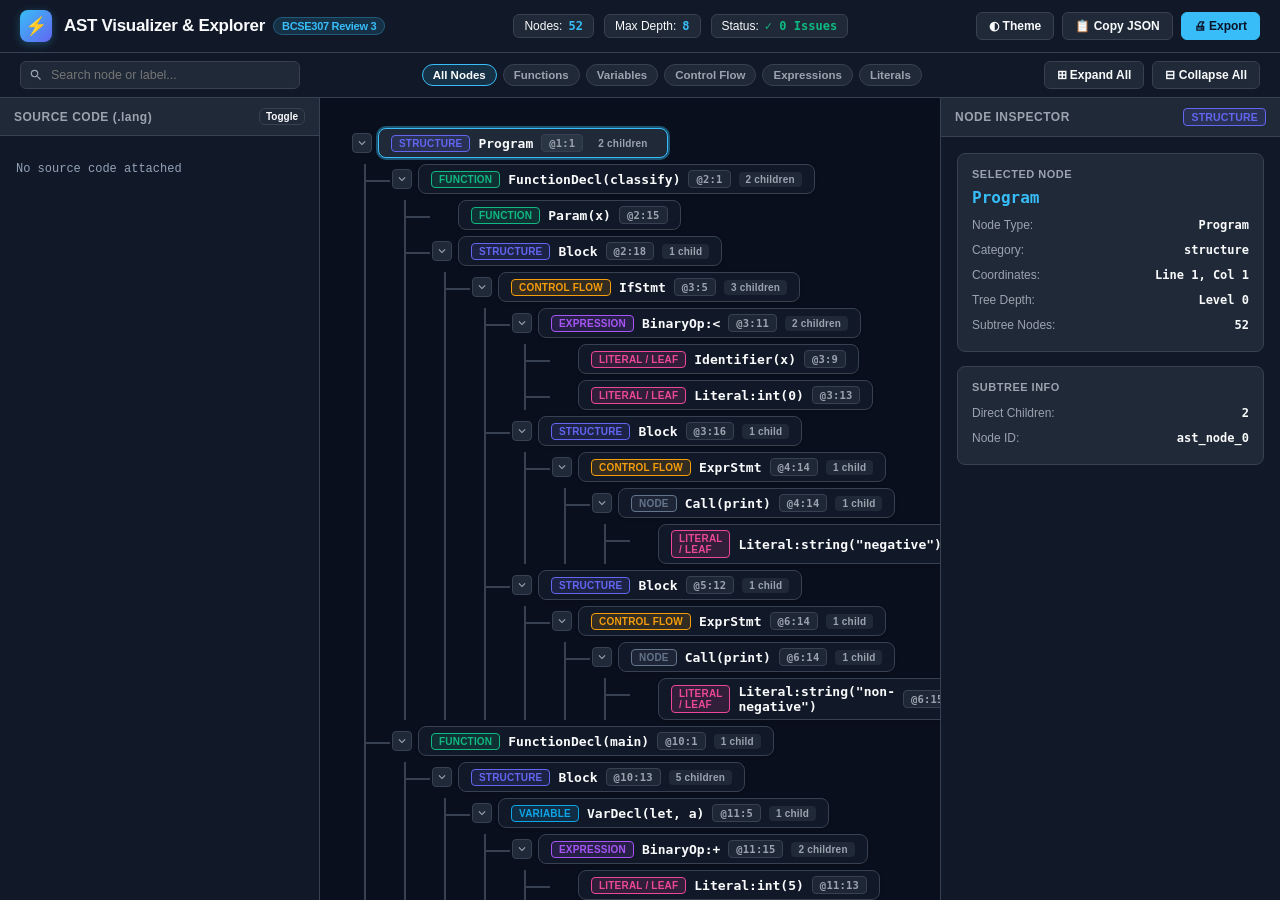
<file: evidence/demo.html>
<!DOCTYPE html>
<html lang="en" data-theme="dark">
<head>
  <meta charset="utf-8">
  <meta name="viewport" content="width=device-width, initial-scale=1.0">
  <title>AST</title>
  <style>
    :root {
      --bg-base: #0a0f1d;
      --bg-surface: #111827;
      --bg-card: #1f2937;
      --bg-hover: #374151;
      --border-color: #374151;
      --border-subtle: #1f2937;
      --text-main: #f9fafb;
      --text-muted: #9ca3af;
      --text-faint: #6b7280;
      --accent-primary: #38bdf8;
      --accent-hover: #0284c7;
      
      --cat-structure: #6366f1;
      --cat-structure-bg: rgba(99, 102, 241, 0.15);
      --cat-function: #10b981;
      --cat-function-bg: rgba(16, 185, 129, 0.15);
      --cat-variable: #0ea5e9;
      --cat-variable-bg: rgba(14, 165, 233, 0.15);
      --cat-control: #f59e0b;
      --cat-control-bg: rgba(245, 158, 11, 0.15);
      --cat-expression: #a855f7;
      --cat-expression-bg: rgba(168, 85, 247, 0.15);
      --cat-literal: #ec4899;
      --cat-literal-bg: rgba(236, 72, 153, 0.15);
      --cat-other: #64748b;
      --cat-other-bg: rgba(100, 116, 139, 0.15);
      
      --tree-line-color: #374151;
      --highlight-bg: rgba(245, 158, 11, 0.25);
      --highlight-border: #f59e0b;
    }

    [data-theme="light"] {
      --bg-base: #f8fafc;
      --bg-surface: #ffffff;
      --bg-card: #f1f5f9;
      --bg-hover: #e2e8f0;
      --border-color: #cbd5e1;
      --border-subtle: #e2e8f0;
      --text-main: #0f172a;
      --text-muted: #475569;
      --text-faint: #94a3b8;
      --accent-primary: #0284c7;
      --accent-hover: #0369a1;
      --tree-line-color: #cbd5e1;
    }

    * { box-sizing: border-box; margin: 0; padding: 0; }

    body {
      font-family: -apple-system, BlinkMacSystemFont, "Segoe UI", Roboto, "Helvetica Neue", Arial, sans-serif;
      background: var(--bg-base);
      color: var(--text-main);
      height: 100vh;
      display: flex;
      flex-direction: column;
      overflow: hidden;
    }

    .app-header {
      background: var(--bg-surface);
      border-bottom: 1px solid var(--border-color);
      padding: 10px 20px;
      display: flex;
      align-items: center;
      justify-content: space-between;
      flex-shrink: 0;
      gap: 16px;
    }

    .header-branding {
      display: flex;
      align-items: center;
      gap: 12px;
    }

    .logo-icon {
      width: 32px;
      height: 32px;
      background: linear-gradient(135deg, #38bdf8, #6366f1);
      border-radius: 8px;
      display: flex;
      align-items: center;
      justify-content: center;
      color: #fff;
      font-weight: 900;
      font-size: 18px;
      box-shadow: 0 2px 8px rgba(56, 189, 248, 0.3);
    }

    .header-title {
      font-size: 17px;
      font-weight: 700;
      letter-spacing: -0.3px;
      display: flex;
      align-items: center;
      gap: 8px;
    }

    .version-tag {
      background: rgba(56, 189, 248, 0.15);
      color: var(--accent-primary);
      font-size: 11px;
      padding: 2px 8px;
      border-radius: 12px;
      border: 1px solid rgba(56, 189, 248, 0.3);
      font-weight: 600;
    }

    .stats-ribbon {
      display: flex;
      gap: 10px;
      align-items: center;
    }

    .stat-pill {
      display: flex;
      align-items: center;
      gap: 6px;
      background: var(--bg-card);
      border: 1px solid var(--border-color);
      padding: 4px 10px;
      border-radius: 6px;
      font-size: 12px;
      font-weight: 500;
    }

    .stat-val {
      color: var(--accent-primary);
      font-weight: 700;
      font-family: Consolas, monospace;
    }

    .header-actions {
      display: flex;
      align-items: center;
      gap: 8px;
    }

    .btn {
      background: var(--bg-card);
      border: 1px solid var(--border-color);
      color: var(--text-main);
      padding: 6px 12px;
      border-radius: 6px;
      font-size: 12px;
      font-weight: 600;
      cursor: pointer;
      display: inline-flex;
      align-items: center;
      gap: 6px;
      transition: all 0.15s ease;
      user-select: none;
    }

    .btn:hover {
      background: var(--bg-hover);
      border-color: var(--accent-primary);
      color: var(--accent-primary);
    }

    .btn-primary {
      background: var(--accent-primary);
      border-color: var(--accent-primary);
      color: #0b1329;
    }

    .btn-primary:hover {
      background: var(--accent-hover);
      border-color: var(--accent-hover);
      color: #fff;
    }

    .controls-bar {
      background: var(--bg-surface);
      border-bottom: 1px solid var(--border-color);
      padding: 8px 20px;
      display: flex;
      align-items: center;
      justify-content: space-between;
      gap: 16px;
      flex-shrink: 0;
    }

    .search-box {
      position: relative;
      width: 280px;
    }

    .search-input {
      width: 100%;
      background: var(--bg-card);
      border: 1px solid var(--border-color);
      color: var(--text-main);
      padding: 6px 10px 6px 30px;
      border-radius: 6px;
      font-size: 12.5px;
      outline: none;
      transition: border 0.2s;
    }

    .search-input:focus {
      border-color: var(--accent-primary);
      box-shadow: 0 0 0 2px rgba(56, 189, 248, 0.2);
    }

    .search-icon {
      position: absolute;
      left: 9px;
      top: 50%;
      transform: translateY(-50%);
      color: var(--text-muted);
      pointer-events: none;
    }

    .search-count {
      position: absolute;
      right: 8px;
      top: 50%;
      transform: translateY(-50%);
      font-size: 11px;
      color: var(--accent-primary);
      font-weight: bold;
    }

    .category-filters {
      display: flex;
      gap: 6px;
      align-items: center;
    }

    .filter-chip {
      padding: 4px 10px;
      border-radius: 14px;
      font-size: 11.5px;
      font-weight: 600;
      cursor: pointer;
      border: 1px solid var(--border-color);
      background: var(--bg-card);
      color: var(--text-muted);
      transition: all 0.15s;
    }

    .filter-chip.active, .filter-chip:hover {
      color: var(--text-main);
      border-color: var(--accent-primary);
      background: rgba(56, 189, 248, 0.15);
    }

    .studio-layout {
      display: flex;
      flex: 1;
      height: calc(100vh - 105px);
      overflow: hidden;
    }

    .panel-source {
      width: 320px;
      background: var(--bg-surface);
      border-right: 1px solid var(--border-color);
      display: flex;
      flex-direction: column;
      flex-shrink: 0;
      transition: width 0.2s ease;
    }

    .panel-header {
      padding: 10px 14px;
      background: var(--bg-card);
      border-bottom: 1px solid var(--border-color);
      font-size: 12px;
      font-weight: 700;
      letter-spacing: 0.5px;
      color: var(--text-muted);
      display: flex;
      align-items: center;
      justify-content: space-between;
    }

    .source-content {
      flex: 1;
      overflow-y: auto;
      font-family: Consolas, "Courier New", monospace;
      font-size: 12.5px;
      line-height: 1.6;
      padding: 8px 0;
    }

    .src-line {
      display: flex;
      padding: 1px 12px;
      transition: background 0.15s;
      cursor: pointer;
    }

    .src-line:hover {
      background: rgba(255, 255, 255, 0.04);
    }

    .src-line.active-line {
      background: rgba(56, 189, 248, 0.25);
      border-left: 3px solid var(--accent-primary);
    }

    .src-ln {
      width: 32px;
      color: var(--text-faint);
      user-select: none;
      text-align: right;
      padding-right: 12px;
      flex-shrink: 0;
    }

    .src-code {
      color: var(--text-main);
      white-space: pre;
    }

    .panel-tree {
      flex: 1;
      overflow: auto;
      padding: 24px 32px;
      background: var(--bg-base);
      position: relative;
    }

    .tree-root {
      list-style: none;
      padding-left: 0;
    }

    .tree-children {
      list-style: none;
      padding-left: 26px;
      position: relative;
      margin-left: 12px;
      border-left: 2px solid var(--tree-line-color);
    }

    .tree-item {
      margin: 6px 0;
      position: relative;
    }

    .tree-children > .tree-item::before {
      content: "";
      position: absolute;
      top: 16px;
      left: -26px;
      width: 24px;
      height: 2px;
      background: var(--tree-line-color);
    }

    .node-row {
      display: inline-flex;
      align-items: center;
      gap: 6px;
      cursor: pointer;
      user-select: none;
    }

    .tree-toggle {
      width: 20px;
      height: 20px;
      border-radius: 4px;
      border: 1px solid var(--border-color);
      background: var(--bg-card);
      color: var(--text-muted);
      display: inline-flex;
      align-items: center;
      justify-content: center;
      cursor: pointer;
      transition: transform 0.2s ease, background 0.15s;
      flex-shrink: 0;
    }

    .tree-toggle:hover {
      background: var(--bg-hover);
      color: var(--text-main);
      border-color: var(--accent-primary);
    }

    .tree-item.collapsed > .tree-children {
      display: none;
    }

    .tree-item.collapsed > .node-row .tree-toggle svg {
      transform: rotate(-90deg);
    }

    .tree-toggle-placeholder {
      width: 20px;
      height: 20px;
      display: inline-block;
      flex-shrink: 0;
    }

    .node-card {
      display: inline-flex;
      align-items: center;
      gap: 8px;
      background: var(--bg-surface);
      border: 1px solid var(--border-color);
      border-radius: 8px;
      padding: 5px 12px;
      box-shadow: 0 1px 3px rgba(0,0,0,0.15);
      transition: all 0.15s ease;
    }

    .node-card:hover {
      border-color: var(--accent-primary);
      transform: translateY(-1px);
      box-shadow: 0 4px 12px rgba(0,0,0,0.25);
    }

    .tree-item.selected > .node-row .node-card {
      border-color: var(--accent-primary);
      box-shadow: 0 0 0 2px rgba(56, 189, 248, 0.4);
      background: var(--bg-card);
    }

    .tree-item.search-match > .node-row .node-card {
      border-color: var(--highlight-border);
      background: var(--highlight-bg);
      animation: pulse 1.5s infinite;
    }

    @keyframes pulse {
      0% { box-shadow: 0 0 0 0 rgba(245, 158, 11, 0.4); }
      70% { box-shadow: 0 0 0 6px rgba(245, 158, 11, 0); }
      100% { box-shadow: 0 0 0 0 rgba(245, 158, 11, 0); }
    }

    .node-label {
      font-family: Consolas, monospace;
      font-size: 13px;
      font-weight: 600;
      color: var(--text-main);
    }

    .badge {
      font-size: 10.5px;
      padding: 2px 7px;
      border-radius: 4px;
      font-weight: 600;
      letter-spacing: 0.2px;
    }

    .badge-cat {
      text-transform: uppercase;
      font-size: 10px;
      font-weight: 700;
    }

    .badge-structure { background: var(--cat-structure-bg); color: var(--cat-structure); border: 1px solid var(--cat-structure); }
    .badge-function { background: var(--cat-function-bg); color: var(--cat-function); border: 1px solid var(--cat-function); }
    .badge-variable { background: var(--cat-variable-bg); color: var(--cat-variable); border: 1px solid var(--cat-variable); }
    .badge-control { background: var(--cat-control-bg); color: var(--cat-control); border: 1px solid var(--cat-control); }
    .badge-expression { background: var(--cat-expression-bg); color: var(--cat-expression); border: 1px solid var(--cat-expression); }
    .badge-literal { background: var(--cat-literal-bg); color: var(--cat-literal); border: 1px solid var(--cat-literal); }
    .badge-other { background: var(--cat-other-bg); color: var(--cat-other); border: 1px solid var(--cat-other); }

    .badge-loc {
      background: rgba(148, 163, 184, 0.1);
      color: var(--text-muted);
      border: 1px solid var(--border-color);
      font-family: Consolas, monospace;
    }

    .badge-count {
      background: var(--bg-card);
      color: var(--text-muted);
      font-size: 10px;
    }

    .panel-inspector {
      width: 340px;
      background: var(--bg-surface);
      border-left: 1px solid var(--border-color);
      display: flex;
      flex-direction: column;
      flex-shrink: 0;
    }

    .inspector-body {
      padding: 16px;
      flex: 1;
      overflow-y: auto;
    }

    .insp-empty {
      display: flex;
      flex-direction: column;
      align-items: center;
      justify-content: center;
      height: 100%;
      color: var(--text-muted);
      text-align: center;
      gap: 12px;
      padding: 24px;
    }

    .insp-card {
      background: var(--bg-card);
      border: 1px solid var(--border-color);
      border-radius: 8px;
      padding: 14px;
      margin-bottom: 14px;
    }

    .insp-title {
      font-size: 11px;
      text-transform: uppercase;
      font-weight: 700;
      color: var(--text-muted);
      margin-bottom: 8px;
      letter-spacing: 0.5px;
    }

    .insp-node-name {
      font-size: 16px;
      font-weight: 700;
      font-family: Consolas, monospace;
      color: var(--accent-primary);
      margin-bottom: 6px;
      word-break: break-all;
    }

    .insp-field {
      display: flex;
      justify-content: space-between;
      padding: 5px 0;
      border-bottom: 1px solid var(--border-subtle);
      font-size: 12px;
    }

    .insp-field:last-child { border-bottom: none; }
    .insp-key { color: var(--text-muted); font-weight: 500; }
    .insp-val { color: var(--text-main); font-weight: 600; font-family: Consolas, monospace; }

    .toast {
      position: fixed;
      bottom: 24px;
      right: 24px;
      background: var(--accent-primary);
      color: #0b1329;
      padding: 8px 16px;
      border-radius: 6px;
      font-size: 12px;
      font-weight: 700;
      box-shadow: 0 4px 12px rgba(0,0,0,0.3);
      opacity: 0;
      transform: translateY(10px);
      transition: all 0.2s ease;
      pointer-events: none;
      z-index: 1000;
    }

    .toast.show {
      opacity: 1;
      transform: translateY(0);
    }
  </style>
</head>
<body>

  <header class="app-header">
    <div class="header-branding">
      <div class="logo-icon">&#9889;</div>
      <div>
        <div class="header-title">
          AST Visualizer & Explorer
          <span class="version-tag">BCSE307 Review 3</span>
        </div>
      </div>
    </div>

    <div class="stats-ribbon">
      <div class="stat-pill" title="Total nodes in Abstract Syntax Tree">
        <span>Nodes:</span>
        <span class="stat-val">52</span>
      </div>
      <div class="stat-pill" title="Maximum hierarchy depth">
        <span>Max Depth:</span>
        <span class="stat-val">8</span>
      </div>
      <div class="stat-pill" title="Semantic Analysis Status">
        <span>Status:</span>
        <span class="stat-val" style="color: var(--cat-function)">&#10003; 0 Issues</span>
      </div>
    </div>

    <div class="header-actions">
      <button class="btn" onclick="toggleTheme()" title="Switch Light/Dark mode">&#9680; Theme</button>
      <button class="btn" onclick="copyAstJson()" title="Copy JSON AST to clipboard">&#128203; Copy JSON</button>
      <button class="btn btn-primary" onclick="window.print()" title="Print / Export PDF">&#128424; Export</button>
    </div>
  </header>

  <div class="controls-bar">
    <div class="search-box">
      <svg class="search-icon" viewBox="0 0 24 24" width="14" height="14"><path fill="currentColor" d="M9.5 3A6.5 6.5 0 0 1 16 9.5c0 1.61-.59 3.09-1.56 4.23l.27.27h.79l5 5-1.5 1.5-5-5v-.79l-.27-.27A6.516 6.516 0 0 1 9.5 16 6.5 6.5 0 0 1 3 9.5 6.5 6.5 0 0 1 9.5 3m0 2C7 5 5 7 5 9.5S7 14 9.5 14 14 12 14 9.5 12 5 9.5 5Z"/></svg>
      <input type="text" id="searchInput" class="search-input" placeholder="Search node or label..." oninput="handleSearch(this.value)">
      <span id="searchCount" class="search-count"></span>
    </div>

    <div class="category-filters">
      <span class="filter-chip active" onclick="filterCategory('all', this)">All Nodes</span>
      <span class="filter-chip" onclick="filterCategory('function', this)">Functions</span>
      <span class="filter-chip" onclick="filterCategory('variable', this)">Variables</span>
      <span class="filter-chip" onclick="filterCategory('control', this)">Control Flow</span>
      <span class="filter-chip" onclick="filterCategory('expression', this)">Expressions</span>
      <span class="filter-chip" onclick="filterCategory('literal', this)">Literals</span>
    </div>

    <div style="display: flex; gap: 8px;">
      <button class="btn" onclick="expandAll()">&#8862; Expand All</button>
      <button class="btn" onclick="collapseAll()">&#8863; Collapse All</button>
    </div>
  </div>

  <div class="studio-layout">
    <div class="panel-source" id="sourcePanel">
      <div class="panel-header">
        <span>SOURCE CODE (.lang)</span>
        <button class="btn" style="padding: 2px 6px; font-size: 10px;" onclick="toggleSourcePanel()">Toggle</button>
      </div>
      <div class="source-content" id="sourceContainer">
        <div style="padding:16px;color:#94a3b8;font-size:12px;">No source code attached</div>
      </div>
    </div>

    <main class="panel-tree" id="treeContainer">
      <ul class="tree-root">
        <li class="tree-item" id="ast_node_0" data-category="structure" data-head="Program" data-line="1" data-col="1">  <div class="node-row" onclick="selectNode('ast_node_0')">    <button class="tree-toggle" onclick="toggleNode('ast_node_0', event)" title="Collapse/Expand"><svg viewBox="0 0 24 24" width="14" height="14"><path fill="currentColor" d="M7.41 8.59L12 13.17l4.59-4.58L18 10l-6 6-6-6 1.41-1.41z"/></svg></button>    <div class="node-card cat-structure">      <span class="badge badge-cat badge-structure">Structure</span>      <span class="node-label">Program</span>      <span class="badge badge-loc" title="Source coordinate">@1:1</span>      <span class="badge badge-count" title="Subtree nodes">2 children</span>    </div>  </div>  <ul class="tree-children" id="ast_node_0_children"><li class="tree-item" id="ast_node_1" data-category="function" data-head="FunctionDecl" data-line="2" data-col="1">  <div class="node-row" onclick="selectNode('ast_node_1')">    <button class="tree-toggle" onclick="toggleNode('ast_node_1', event)" title="Collapse/Expand"><svg viewBox="0 0 24 24" width="14" height="14"><path fill="currentColor" d="M7.41 8.59L12 13.17l4.59-4.58L18 10l-6 6-6-6 1.41-1.41z"/></svg></button>    <div class="node-card cat-function">      <span class="badge badge-cat badge-function">Function</span>      <span class="node-label">FunctionDecl(classify)</span>      <span class="badge badge-loc" title="Source coordinate">@2:1</span>      <span class="badge badge-count" title="Subtree nodes">2 children</span>    </div>  </div>  <ul class="tree-children" id="ast_node_1_children"><li class="tree-item" id="ast_node_2" data-category="function" data-head="Param" data-line="2" data-col="15">  <div class="node-row" onclick="selectNode('ast_node_2')">    <span class="tree-toggle-placeholder"></span>    <div class="node-card cat-function">      <span class="badge badge-cat badge-function">Function</span>      <span class="node-label">Param(x)</span>      <span class="badge badge-loc" title="Source coordinate">@2:15</span>          </div>  </div>  </li><li class="tree-item" id="ast_node_3" data-category="structure" data-head="Block" data-line="2" data-col="18">  <div class="node-row" onclick="selectNode('ast_node_3')">    <button class="tree-toggle" onclick="toggleNode('ast_node_3', event)" title="Collapse/Expand"><svg viewBox="0 0 24 24" width="14" height="14"><path fill="currentColor" d="M7.41 8.59L12 13.17l4.59-4.58L18 10l-6 6-6-6 1.41-1.41z"/></svg></button>    <div class="node-card cat-structure">      <span class="badge badge-cat badge-structure">Structure</span>      <span class="node-label">Block</span>      <span class="badge badge-loc" title="Source coordinate">@2:18</span>      <span class="badge badge-count" title="Subtree nodes">1 child</span>    </div>  </div>  <ul class="tree-children" id="ast_node_3_children"><li class="tree-item" id="ast_node_4" data-category="control" data-head="IfStmt" data-line="3" data-col="5">  <div class="node-row" onclick="selectNode('ast_node_4')">    <button class="tree-toggle" onclick="toggleNode('ast_node_4', event)" title="Collapse/Expand"><svg viewBox="0 0 24 24" width="14" height="14"><path fill="currentColor" d="M7.41 8.59L12 13.17l4.59-4.58L18 10l-6 6-6-6 1.41-1.41z"/></svg></button>    <div class="node-card cat-control">      <span class="badge badge-cat badge-control">Control Flow</span>      <span class="node-label">IfStmt</span>      <span class="badge badge-loc" title="Source coordinate">@3:5</span>      <span class="badge badge-count" title="Subtree nodes">3 children</span>    </div>  </div>  <ul class="tree-children" id="ast_node_4_children"><li class="tree-item" id="ast_node_5" data-category="expression" data-head="BinaryOp:&lt;" data-line="3" data-col="11">  <div class="node-row" onclick="selectNode('ast_node_5')">    <button class="tree-toggle" onclick="toggleNode('ast_node_5', event)" title="Collapse/Expand"><svg viewBox="0 0 24 24" width="14" height="14"><path fill="currentColor" d="M7.41 8.59L12 13.17l4.59-4.58L18 10l-6 6-6-6 1.41-1.41z"/></svg></button>    <div class="node-card cat-expression">      <span class="badge badge-cat badge-expression">Expression</span>      <span class="node-label">BinaryOp:&lt;</span>      <span class="badge badge-loc" title="Source coordinate">@3:11</span>      <span class="badge badge-count" title="Subtree nodes">2 children</span>    </div>  </div>  <ul class="tree-children" id="ast_node_5_children"><li class="tree-item" id="ast_node_6" data-category="literal" data-head="Identifier" data-line="3" data-col="9">  <div class="node-row" onclick="selectNode('ast_node_6')">    <span class="tree-toggle-placeholder"></span>    <div class="node-card cat-literal">      <span class="badge badge-cat badge-literal">Literal / Leaf</span>      <span class="node-label">Identifier(x)</span>      <span class="badge badge-loc" title="Source coordinate">@3:9</span>          </div>  </div>  </li><li class="tree-item" id="ast_node_7" data-category="literal" data-head="Literal:int" data-line="3" data-col="13">  <div class="node-row" onclick="selectNode('ast_node_7')">    <span class="tree-toggle-placeholder"></span>    <div class="node-card cat-literal">      <span class="badge badge-cat badge-literal">Literal / Leaf</span>      <span class="node-label">Literal:int(0)</span>      <span class="badge badge-loc" title="Source coordinate">@3:13</span>          </div>  </div>  </li></ul></li><li class="tree-item" id="ast_node_8" data-category="structure" data-head="Block" data-line="3" data-col="16">  <div class="node-row" onclick="selectNode('ast_node_8')">    <button class="tree-toggle" onclick="toggleNode('ast_node_8', event)" title="Collapse/Expand"><svg viewBox="0 0 24 24" width="14" height="14"><path fill="currentColor" d="M7.41 8.59L12 13.17l4.59-4.58L18 10l-6 6-6-6 1.41-1.41z"/></svg></button>    <div class="node-card cat-structure">      <span class="badge badge-cat badge-structure">Structure</span>      <span class="node-label">Block</span>      <span class="badge badge-loc" title="Source coordinate">@3:16</span>      <span class="badge badge-count" title="Subtree nodes">1 child</span>    </div>  </div>  <ul class="tree-children" id="ast_node_8_children"><li class="tree-item" id="ast_node_9" data-category="control" data-head="ExprStmt" data-line="4" data-col="14">  <div class="node-row" onclick="selectNode('ast_node_9')">    <button class="tree-toggle" onclick="toggleNode('ast_node_9', event)" title="Collapse/Expand"><svg viewBox="0 0 24 24" width="14" height="14"><path fill="currentColor" d="M7.41 8.59L12 13.17l4.59-4.58L18 10l-6 6-6-6 1.41-1.41z"/></svg></button>    <div class="node-card cat-control">      <span class="badge badge-cat badge-control">Control Flow</span>      <span class="node-label">ExprStmt</span>      <span class="badge badge-loc" title="Source coordinate">@4:14</span>      <span class="badge badge-count" title="Subtree nodes">1 child</span>    </div>  </div>  <ul class="tree-children" id="ast_node_9_children"><li class="tree-item" id="ast_node_10" data-category="other" data-head="Call" data-line="4" data-col="14">  <div class="node-row" onclick="selectNode('ast_node_10')">    <button class="tree-toggle" onclick="toggleNode('ast_node_10', event)" title="Collapse/Expand"><svg viewBox="0 0 24 24" width="14" height="14"><path fill="currentColor" d="M7.41 8.59L12 13.17l4.59-4.58L18 10l-6 6-6-6 1.41-1.41z"/></svg></button>    <div class="node-card cat-other">      <span class="badge badge-cat badge-other">Node</span>      <span class="node-label">Call(print)</span>      <span class="badge badge-loc" title="Source coordinate">@4:14</span>      <span class="badge badge-count" title="Subtree nodes">1 child</span>    </div>  </div>  <ul class="tree-children" id="ast_node_10_children"><li class="tree-item" id="ast_node_11" data-category="literal" data-head="Literal:string" data-line="4" data-col="15">  <div class="node-row" onclick="selectNode('ast_node_11')">    <span class="tree-toggle-placeholder"></span>    <div class="node-card cat-literal">      <span class="badge badge-cat badge-literal">Literal / Leaf</span>      <span class="node-label">Literal:string(&quot;negative&quot;)</span>      <span class="badge badge-loc" title="Source coordinate">@4:15</span>          </div>  </div>  </li></ul></li></ul></li></ul></li><li class="tree-item" id="ast_node_12" data-category="structure" data-head="Block" data-line="5" data-col="12">  <div class="node-row" onclick="selectNode('ast_node_12')">    <button class="tree-toggle" onclick="toggleNode('ast_node_12', event)" title="Collapse/Expand"><svg viewBox="0 0 24 24" width="14" height="14"><path fill="currentColor" d="M7.41 8.59L12 13.17l4.59-4.58L18 10l-6 6-6-6 1.41-1.41z"/></svg></button>    <div class="node-card cat-structure">      <span class="badge badge-cat badge-structure">Structure</span>      <span class="node-label">Block</span>      <span class="badge badge-loc" title="Source coordinate">@5:12</span>      <span class="badge badge-count" title="Subtree nodes">1 child</span>    </div>  </div>  <ul class="tree-children" id="ast_node_12_children"><li class="tree-item" id="ast_node_13" data-category="control" data-head="ExprStmt" data-line="6" data-col="14">  <div class="node-row" onclick="selectNode('ast_node_13')">    <button class="tree-toggle" onclick="toggleNode('ast_node_13', event)" title="Collapse/Expand"><svg viewBox="0 0 24 24" width="14" height="14"><path fill="currentColor" d="M7.41 8.59L12 13.17l4.59-4.58L18 10l-6 6-6-6 1.41-1.41z"/></svg></button>    <div class="node-card cat-control">      <span class="badge badge-cat badge-control">Control Flow</span>      <span class="node-label">ExprStmt</span>      <span class="badge badge-loc" title="Source coordinate">@6:14</span>      <span class="badge badge-count" title="Subtree nodes">1 child</span>    </div>  </div>  <ul class="tree-children" id="ast_node_13_children"><li class="tree-item" id="ast_node_14" data-category="other" data-head="Call" data-line="6" data-col="14">  <div class="node-row" onclick="selectNode('ast_node_14')">    <button class="tree-toggle" onclick="toggleNode('ast_node_14', event)" title="Collapse/Expand"><svg viewBox="0 0 24 24" width="14" height="14"><path fill="currentColor" d="M7.41 8.59L12 13.17l4.59-4.58L18 10l-6 6-6-6 1.41-1.41z"/></svg></button>    <div class="node-card cat-other">      <span class="badge badge-cat badge-other">Node</span>      <span class="node-label">Call(print)</span>      <span class="badge badge-loc" title="Source coordinate">@6:14</span>      <span class="badge badge-count" title="Subtree nodes">1 child</span>    </div>  </div>  <ul class="tree-children" id="ast_node_14_children"><li class="tree-item" id="ast_node_15" data-category="literal" data-head="Literal:string" data-line="6" data-col="15">  <div class="node-row" onclick="selectNode('ast_node_15')">    <span class="tree-toggle-placeholder"></span>    <div class="node-card cat-literal">      <span class="badge badge-cat badge-literal">Literal / Leaf</span>      <span class="node-label">Literal:string(&quot;non-negative&quot;)</span>      <span class="badge badge-loc" title="Source coordinate">@6:15</span>          </div>  </div>  </li></ul></li></ul></li></ul></li></ul></li></ul></li></ul></li><li class="tree-item" id="ast_node_16" data-category="function" data-head="FunctionDecl" data-line="10" data-col="1">  <div class="node-row" onclick="selectNode('ast_node_16')">    <button class="tree-toggle" onclick="toggleNode('ast_node_16', event)" title="Collapse/Expand"><svg viewBox="0 0 24 24" width="14" height="14"><path fill="currentColor" d="M7.41 8.59L12 13.17l4.59-4.58L18 10l-6 6-6-6 1.41-1.41z"/></svg></button>    <div class="node-card cat-function">      <span class="badge badge-cat badge-function">Function</span>      <span class="node-label">FunctionDecl(main)</span>      <span class="badge badge-loc" title="Source coordinate">@10:1</span>      <span class="badge badge-count" title="Subtree nodes">1 child</span>    </div>  </div>  <ul class="tree-children" id="ast_node_16_children"><li class="tree-item" id="ast_node_17" data-category="structure" data-head="Block" data-line="10" data-col="13">  <div class="node-row" onclick="selectNode('ast_node_17')">    <button class="tree-toggle" onclick="toggleNode('ast_node_17', event)" title="Collapse/Expand"><svg viewBox="0 0 24 24" width="14" height="14"><path fill="currentColor" d="M7.41 8.59L12 13.17l4.59-4.58L18 10l-6 6-6-6 1.41-1.41z"/></svg></button>    <div class="node-card cat-structure">      <span class="badge badge-cat badge-structure">Structure</span>      <span class="node-label">Block</span>      <span class="badge badge-loc" title="Source coordinate">@10:13</span>      <span class="badge badge-count" title="Subtree nodes">5 children</span>    </div>  </div>  <ul class="tree-children" id="ast_node_17_children"><li class="tree-item" id="ast_node_18" data-category="variable" data-head="VarDecl" data-line="11" data-col="5">  <div class="node-row" onclick="selectNode('ast_node_18')">    <button class="tree-toggle" onclick="toggleNode('ast_node_18', event)" title="Collapse/Expand"><svg viewBox="0 0 24 24" width="14" height="14"><path fill="currentColor" d="M7.41 8.59L12 13.17l4.59-4.58L18 10l-6 6-6-6 1.41-1.41z"/></svg></button>    <div class="node-card cat-variable">      <span class="badge badge-cat badge-variable">Variable</span>      <span class="node-label">VarDecl(let, a)</span>      <span class="badge badge-loc" title="Source coordinate">@11:5</span>      <span class="badge badge-count" title="Subtree nodes">1 child</span>    </div>  </div>  <ul class="tree-children" id="ast_node_18_children"><li class="tree-item" id="ast_node_19" data-category="expression" data-head="BinaryOp:+" data-line="11" data-col="15">  <div class="node-row" onclick="selectNode('ast_node_19')">    <button class="tree-toggle" onclick="toggleNode('ast_node_19', event)" title="Collapse/Expand"><svg viewBox="0 0 24 24" width="14" height="14"><path fill="currentColor" d="M7.41 8.59L12 13.17l4.59-4.58L18 10l-6 6-6-6 1.41-1.41z"/></svg></button>    <div class="node-card cat-expression">      <span class="badge badge-cat badge-expression">Expression</span>      <span class="node-label">BinaryOp:+</span>      <span class="badge badge-loc" title="Source coordinate">@11:15</span>      <span class="badge badge-count" title="Subtree nodes">2 children</span>    </div>  </div>  <ul class="tree-children" id="ast_node_19_children"><li class="tree-item" id="ast_node_20" data-category="literal" data-head="Literal:int" data-line="11" data-col="13">  <div class="node-row" onclick="selectNode('ast_node_20')">    <span class="tree-toggle-placeholder"></span>    <div class="node-card cat-literal">      <span class="badge badge-cat badge-literal">Literal / Leaf</span>      <span class="node-label">Literal:int(5)</span>      <span class="badge badge-loc" title="Source coordinate">@11:13</span>          </div>  </div>  </li><li class="tree-item" id="ast_node_21" data-category="expression" data-head="BinaryOp:*" data-line="11" data-col="19">  <div class="node-row" onclick="selectNode('ast_node_21')">    <button class="tree-toggle" onclick="toggleNode('ast_node_21', event)" title="Collapse/Expand"><svg viewBox="0 0 24 24" width="14" height="14"><path fill="currentColor" d="M7.41 8.59L12 13.17l4.59-4.58L18 10l-6 6-6-6 1.41-1.41z"/></svg></button>    <div class="node-card cat-expression">      <span class="badge badge-cat badge-expression">Expression</span>      <span class="node-label">BinaryOp:*</span>      <span class="badge badge-loc" title="Source coordinate">@11:19</span>      <span class="badge badge-count" title="Subtree nodes">2 children</span>    </div>  </div>  <ul class="tree-children" id="ast_node_21_children"><li class="tree-item" id="ast_node_22" data-category="literal" data-head="Literal:int" data-line="11" data-col="17">  <div class="node-row" onclick="selectNode('ast_node_22')">    <span class="tree-toggle-placeholder"></span>    <div class="node-card cat-literal">      <span class="badge badge-cat badge-literal">Literal / Leaf</span>      <span class="node-label">Literal:int(3)</span>      <span class="badge badge-loc" title="Source coordinate">@11:17</span>          </div>  </div>  </li><li class="tree-item" id="ast_node_23" data-category="literal" data-head="Literal:int" data-line="11" data-col="21">  <div class="node-row" onclick="selectNode('ast_node_23')">    <span class="tree-toggle-placeholder"></span>    <div class="node-card cat-literal">      <span class="badge badge-cat badge-literal">Literal / Leaf</span>      <span class="node-label">Literal:int(2)</span>      <span class="badge badge-loc" title="Source coordinate">@11:21</span>          </div>  </div>  </li></ul></li></ul></li></ul></li><li class="tree-item" id="ast_node_24" data-category="variable" data-head="VarDecl" data-line="12" data-col="5">  <div class="node-row" onclick="selectNode('ast_node_24')">    <button class="tree-toggle" onclick="toggleNode('ast_node_24', event)" title="Collapse/Expand"><svg viewBox="0 0 24 24" width="14" height="14"><path fill="currentColor" d="M7.41 8.59L12 13.17l4.59-4.58L18 10l-6 6-6-6 1.41-1.41z"/></svg></button>    <div class="node-card cat-variable">      <span class="badge badge-cat badge-variable">Variable</span>      <span class="node-label">VarDecl(int, i)</span>      <span class="badge badge-loc" title="Source coordinate">@12:5</span>      <span class="badge badge-count" title="Subtree nodes">1 child</span>    </div>  </div>  <ul class="tree-children" id="ast_node_24_children"><li class="tree-item" id="ast_node_25" data-category="literal" data-head="Literal:int" data-line="12" data-col="13">  <div class="node-row" onclick="selectNode('ast_node_25')">    <span class="tree-toggle-placeholder"></span>    <div class="node-card cat-literal">      <span class="badge badge-cat badge-literal">Literal / Leaf</span>      <span class="node-label">Literal:int(0)</span>      <span class="badge badge-loc" title="Source coordinate">@12:13</span>          </div>  </div>  </li></ul></li><li class="tree-item" id="ast_node_26" data-category="control" data-head="WhileStmt" data-line="13" data-col="5">  <div class="node-row" onclick="selectNode('ast_node_26')">    <button class="tree-toggle" onclick="toggleNode('ast_node_26', event)" title="Collapse/Expand"><svg viewBox="0 0 24 24" width="14" height="14"><path fill="currentColor" d="M7.41 8.59L12 13.17l4.59-4.58L18 10l-6 6-6-6 1.41-1.41z"/></svg></button>    <div class="node-card cat-control">      <span class="badge badge-cat badge-control">Control Flow</span>      <span class="node-label">WhileStmt</span>      <span class="badge badge-loc" title="Source coordinate">@13:5</span>      <span class="badge badge-count" title="Subtree nodes">2 children</span>    </div>  </div>  <ul class="tree-children" id="ast_node_26_children"><li class="tree-item" id="ast_node_27" data-category="expression" data-head="BinaryOp:&lt;" data-line="13" data-col="14">  <div class="node-row" onclick="selectNode('ast_node_27')">    <button class="tree-toggle" onclick="toggleNode('ast_node_27', event)" title="Collapse/Expand"><svg viewBox="0 0 24 24" width="14" height="14"><path fill="currentColor" d="M7.41 8.59L12 13.17l4.59-4.58L18 10l-6 6-6-6 1.41-1.41z"/></svg></button>    <div class="node-card cat-expression">      <span class="badge badge-cat badge-expression">Expression</span>      <span class="node-label">BinaryOp:&lt;</span>      <span class="badge badge-loc" title="Source coordinate">@13:14</span>      <span class="badge badge-count" title="Subtree nodes">2 children</span>    </div>  </div>  <ul class="tree-children" id="ast_node_27_children"><li class="tree-item" id="ast_node_28" data-category="literal" data-head="Identifier" data-line="13" data-col="12">  <div class="node-row" onclick="selectNode('ast_node_28')">    <span class="tree-toggle-placeholder"></span>    <div class="node-card cat-literal">      <span class="badge badge-cat badge-literal">Literal / Leaf</span>      <span class="node-label">Identifier(i)</span>      <span class="badge badge-loc" title="Source coordinate">@13:12</span>          </div>  </div>  </li><li class="tree-item" id="ast_node_29" data-category="literal" data-head="Literal:int" data-line="13" data-col="16">  <div class="node-row" onclick="selectNode('ast_node_29')">    <span class="tree-toggle-placeholder"></span>    <div class="node-card cat-literal">      <span class="badge badge-cat badge-literal">Literal / Leaf</span>      <span class="node-label">Literal:int(10)</span>      <span class="badge badge-loc" title="Source coordinate">@13:16</span>          </div>  </div>  </li></ul></li><li class="tree-item" id="ast_node_30" data-category="structure" data-head="Block" data-line="13" data-col="20">  <div class="node-row" onclick="selectNode('ast_node_30')">    <button class="tree-toggle" onclick="toggleNode('ast_node_30', event)" title="Collapse/Expand"><svg viewBox="0 0 24 24" width="14" height="14"><path fill="currentColor" d="M7.41 8.59L12 13.17l4.59-4.58L18 10l-6 6-6-6 1.41-1.41z"/></svg></button>    <div class="node-card cat-structure">      <span class="badge badge-cat badge-structure">Structure</span>      <span class="node-label">Block</span>      <span class="badge badge-loc" title="Source coordinate">@13:20</span>      <span class="badge badge-count" title="Subtree nodes">1 child</span>    </div>  </div>  <ul class="tree-children" id="ast_node_30_children"><li class="tree-item" id="ast_node_31" data-category="other" data-head="Assign" data-line="14" data-col="9">  <div class="node-row" onclick="selectNode('ast_node_31')">    <button class="tree-toggle" onclick="toggleNode('ast_node_31', event)" title="Collapse/Expand"><svg viewBox="0 0 24 24" width="14" height="14"><path fill="currentColor" d="M7.41 8.59L12 13.17l4.59-4.58L18 10l-6 6-6-6 1.41-1.41z"/></svg></button>    <div class="node-card cat-other">      <span class="badge badge-cat badge-other">Node</span>      <span class="node-label">Assign(i)</span>      <span class="badge badge-loc" title="Source coordinate">@14:9</span>      <span class="badge badge-count" title="Subtree nodes">1 child</span>    </div>  </div>  <ul class="tree-children" id="ast_node_31_children"><li class="tree-item" id="ast_node_32" data-category="expression" data-head="BinaryOp:+" data-line="14" data-col="15">  <div class="node-row" onclick="selectNode('ast_node_32')">    <button class="tree-toggle" onclick="toggleNode('ast_node_32', event)" title="Collapse/Expand"><svg viewBox="0 0 24 24" width="14" height="14"><path fill="currentColor" d="M7.41 8.59L12 13.17l4.59-4.58L18 10l-6 6-6-6 1.41-1.41z"/></svg></button>    <div class="node-card cat-expression">      <span class="badge badge-cat badge-expression">Expression</span>      <span class="node-label">BinaryOp:+</span>      <span class="badge badge-loc" title="Source coordinate">@14:15</span>      <span class="badge badge-count" title="Subtree nodes">2 children</span>    </div>  </div>  <ul class="tree-children" id="ast_node_32_children"><li class="tree-item" id="ast_node_33" data-category="literal" data-head="Identifier" data-line="14" data-col="13">  <div class="node-row" onclick="selectNode('ast_node_33')">    <span class="tree-toggle-placeholder"></span>    <div class="node-card cat-literal">      <span class="badge badge-cat badge-literal">Literal / Leaf</span>      <span class="node-label">Identifier(i)</span>      <span class="badge badge-loc" title="Source coordinate">@14:13</span>          </div>  </div>  </li><li class="tree-item" id="ast_node_34" data-category="literal" data-head="Literal:int" data-line="14" data-col="17">  <div class="node-row" onclick="selectNode('ast_node_34')">    <span class="tree-toggle-placeholder"></span>    <div class="node-card cat-literal">      <span class="badge badge-cat badge-literal">Literal / Leaf</span>      <span class="node-label">Literal:int(1)</span>      <span class="badge badge-loc" title="Source coordinate">@14:17</span>          </div>  </div>  </li></ul></li></ul></li></ul></li></ul></li><li class="tree-item" id="ast_node_35" data-category="control" data-head="ForStmt" data-line="16" data-col="5">  <div class="node-row" onclick="selectNode('ast_node_35')">    <button class="tree-toggle" onclick="toggleNode('ast_node_35', event)" title="Collapse/Expand"><svg viewBox="0 0 24 24" width="14" height="14"><path fill="currentColor" d="M7.41 8.59L12 13.17l4.59-4.58L18 10l-6 6-6-6 1.41-1.41z"/></svg></button>    <div class="node-card cat-control">      <span class="badge badge-cat badge-control">Control Flow</span>      <span class="node-label">ForStmt</span>      <span class="badge badge-loc" title="Source coordinate">@16:5</span>      <span class="badge badge-count" title="Subtree nodes">4 children</span>    </div>  </div>  <ul class="tree-children" id="ast_node_35_children"><li class="tree-item" id="ast_node_36" data-category="variable" data-head="VarDecl" data-line="16" data-col="10">  <div class="node-row" onclick="selectNode('ast_node_36')">    <button class="tree-toggle" onclick="toggleNode('ast_node_36', event)" title="Collapse/Expand"><svg viewBox="0 0 24 24" width="14" height="14"><path fill="currentColor" d="M7.41 8.59L12 13.17l4.59-4.58L18 10l-6 6-6-6 1.41-1.41z"/></svg></button>    <div class="node-card cat-variable">      <span class="badge badge-cat badge-variable">Variable</span>      <span class="node-label">VarDecl(let, j)</span>      <span class="badge badge-loc" title="Source coordinate">@16:10</span>      <span class="badge badge-count" title="Subtree nodes">1 child</span>    </div>  </div>  <ul class="tree-children" id="ast_node_36_children"><li class="tree-item" id="ast_node_37" data-category="literal" data-head="Literal:int" data-line="16" data-col="18">  <div class="node-row" onclick="selectNode('ast_node_37')">    <span class="tree-toggle-placeholder"></span>    <div class="node-card cat-literal">      <span class="badge badge-cat badge-literal">Literal / Leaf</span>      <span class="node-label">Literal:int(0)</span>      <span class="badge badge-loc" title="Source coordinate">@16:18</span>          </div>  </div>  </li></ul></li><li class="tree-item" id="ast_node_38" data-category="expression" data-head="BinaryOp:&lt;" data-line="16" data-col="23">  <div class="node-row" onclick="selectNode('ast_node_38')">    <button class="tree-toggle" onclick="toggleNode('ast_node_38', event)" title="Collapse/Expand"><svg viewBox="0 0 24 24" width="14" height="14"><path fill="currentColor" d="M7.41 8.59L12 13.17l4.59-4.58L18 10l-6 6-6-6 1.41-1.41z"/></svg></button>    <div class="node-card cat-expression">      <span class="badge badge-cat badge-expression">Expression</span>      <span class="node-label">BinaryOp:&lt;</span>      <span class="badge badge-loc" title="Source coordinate">@16:23</span>      <span class="badge badge-count" title="Subtree nodes">2 children</span>    </div>  </div>  <ul class="tree-children" id="ast_node_38_children"><li class="tree-item" id="ast_node_39" data-category="literal" data-head="Identifier" data-line="16" data-col="21">  <div class="node-row" onclick="selectNode('ast_node_39')">    <span class="tree-toggle-placeholder"></span>    <div class="node-card cat-literal">      <span class="badge badge-cat badge-literal">Literal / Leaf</span>      <span class="node-label">Identifier(j)</span>      <span class="badge badge-loc" title="Source coordinate">@16:21</span>          </div>  </div>  </li><li class="tree-item" id="ast_node_40" data-category="literal" data-head="Literal:int" data-line="16" data-col="25">  <div class="node-row" onclick="selectNode('ast_node_40')">    <span class="tree-toggle-placeholder"></span>    <div class="node-card cat-literal">      <span class="badge badge-cat badge-literal">Literal / Leaf</span>      <span class="node-label">Literal:int(3)</span>      <span class="badge badge-loc" title="Source coordinate">@16:25</span>          </div>  </div>  </li></ul></li><li class="tree-item" id="ast_node_41" data-category="other" data-head="Assign" data-line="16" data-col="28">  <div class="node-row" onclick="selectNode('ast_node_41')">    <button class="tree-toggle" onclick="toggleNode('ast_node_41', event)" title="Collapse/Expand"><svg viewBox="0 0 24 24" width="14" height="14"><path fill="currentColor" d="M7.41 8.59L12 13.17l4.59-4.58L18 10l-6 6-6-6 1.41-1.41z"/></svg></button>    <div class="node-card cat-other">      <span class="badge badge-cat badge-other">Node</span>      <span class="node-label">Assign(j)</span>      <span class="badge badge-loc" title="Source coordinate">@16:28</span>      <span class="badge badge-count" title="Subtree nodes">1 child</span>    </div>  </div>  <ul class="tree-children" id="ast_node_41_children"><li class="tree-item" id="ast_node_42" data-category="expression" data-head="BinaryOp:+" data-line="16" data-col="34">  <div class="node-row" onclick="selectNode('ast_node_42')">    <button class="tree-toggle" onclick="toggleNode('ast_node_42', event)" title="Collapse/Expand"><svg viewBox="0 0 24 24" width="14" height="14"><path fill="currentColor" d="M7.41 8.59L12 13.17l4.59-4.58L18 10l-6 6-6-6 1.41-1.41z"/></svg></button>    <div class="node-card cat-expression">      <span class="badge badge-cat badge-expression">Expression</span>      <span class="node-label">BinaryOp:+</span>      <span class="badge badge-loc" title="Source coordinate">@16:34</span>      <span class="badge badge-count" title="Subtree nodes">2 children</span>    </div>  </div>  <ul class="tree-children" id="ast_node_42_children"><li class="tree-item" id="ast_node_43" data-category="literal" data-head="Identifier" data-line="16" data-col="32">  <div class="node-row" onclick="selectNode('ast_node_43')">    <span class="tree-toggle-placeholder"></span>    <div class="node-card cat-literal">      <span class="badge badge-cat badge-literal">Literal / Leaf</span>      <span class="node-label">Identifier(j)</span>      <span class="badge badge-loc" title="Source coordinate">@16:32</span>          </div>  </div>  </li><li class="tree-item" id="ast_node_44" data-category="literal" data-head="Literal:int" data-line="16" data-col="36">  <div class="node-row" onclick="selectNode('ast_node_44')">    <span class="tree-toggle-placeholder"></span>    <div class="node-card cat-literal">      <span class="badge badge-cat badge-literal">Literal / Leaf</span>      <span class="node-label">Literal:int(1)</span>      <span class="badge badge-loc" title="Source coordinate">@16:36</span>          </div>  </div>  </li></ul></li></ul></li><li class="tree-item" id="ast_node_45" data-category="structure" data-head="Block" data-line="16" data-col="39">  <div class="node-row" onclick="selectNode('ast_node_45')">    <button class="tree-toggle" onclick="toggleNode('ast_node_45', event)" title="Collapse/Expand"><svg viewBox="0 0 24 24" width="14" height="14"><path fill="currentColor" d="M7.41 8.59L12 13.17l4.59-4.58L18 10l-6 6-6-6 1.41-1.41z"/></svg></button>    <div class="node-card cat-structure">      <span class="badge badge-cat badge-structure">Structure</span>      <span class="node-label">Block</span>      <span class="badge badge-loc" title="Source coordinate">@16:39</span>      <span class="badge badge-count" title="Subtree nodes">1 child</span>    </div>  </div>  <ul class="tree-children" id="ast_node_45_children"><li class="tree-item" id="ast_node_46" data-category="control" data-head="ExprStmt" data-line="17" data-col="14">  <div class="node-row" onclick="selectNode('ast_node_46')">    <button class="tree-toggle" onclick="toggleNode('ast_node_46', event)" title="Collapse/Expand"><svg viewBox="0 0 24 24" width="14" height="14"><path fill="currentColor" d="M7.41 8.59L12 13.17l4.59-4.58L18 10l-6 6-6-6 1.41-1.41z"/></svg></button>    <div class="node-card cat-control">      <span class="badge badge-cat badge-control">Control Flow</span>      <span class="node-label">ExprStmt</span>      <span class="badge badge-loc" title="Source coordinate">@17:14</span>      <span class="badge badge-count" title="Subtree nodes">1 child</span>    </div>  </div>  <ul class="tree-children" id="ast_node_46_children"><li class="tree-item" id="ast_node_47" data-category="other" data-head="Call" data-line="17" data-col="14">  <div class="node-row" onclick="selectNode('ast_node_47')">    <button class="tree-toggle" onclick="toggleNode('ast_node_47', event)" title="Collapse/Expand"><svg viewBox="0 0 24 24" width="14" height="14"><path fill="currentColor" d="M7.41 8.59L12 13.17l4.59-4.58L18 10l-6 6-6-6 1.41-1.41z"/></svg></button>    <div class="node-card cat-other">      <span class="badge badge-cat badge-other">Node</span>      <span class="node-label">Call(print)</span>      <span class="badge badge-loc" title="Source coordinate">@17:14</span>      <span class="badge badge-count" title="Subtree nodes">1 child</span>    </div>  </div>  <ul class="tree-children" id="ast_node_47_children"><li class="tree-item" id="ast_node_48" data-category="literal" data-head="Identifier" data-line="17" data-col="15">  <div class="node-row" onclick="selectNode('ast_node_48')">    <span class="tree-toggle-placeholder"></span>    <div class="node-card cat-literal">      <span class="badge badge-cat badge-literal">Literal / Leaf</span>      <span class="node-label">Identifier(j)</span>      <span class="badge badge-loc" title="Source coordinate">@17:15</span>          </div>  </div>  </li></ul></li></ul></li></ul></li></ul></li><li class="tree-item" id="ast_node_49" data-category="control" data-head="ReturnStmt" data-line="19" data-col="5">  <div class="node-row" onclick="selectNode('ast_node_49')">    <button class="tree-toggle" onclick="toggleNode('ast_node_49', event)" title="Collapse/Expand"><svg viewBox="0 0 24 24" width="14" height="14"><path fill="currentColor" d="M7.41 8.59L12 13.17l4.59-4.58L18 10l-6 6-6-6 1.41-1.41z"/></svg></button>    <div class="node-card cat-control">      <span class="badge badge-cat badge-control">Control Flow</span>      <span class="node-label">ReturnStmt</span>      <span class="badge badge-loc" title="Source coordinate">@19:5</span>      <span class="badge badge-count" title="Subtree nodes">1 child</span>    </div>  </div>  <ul class="tree-children" id="ast_node_49_children"><li class="tree-item" id="ast_node_50" data-category="other" data-head="Call" data-line="19" data-col="20">  <div class="node-row" onclick="selectNode('ast_node_50')">    <button class="tree-toggle" onclick="toggleNode('ast_node_50', event)" title="Collapse/Expand"><svg viewBox="0 0 24 24" width="14" height="14"><path fill="currentColor" d="M7.41 8.59L12 13.17l4.59-4.58L18 10l-6 6-6-6 1.41-1.41z"/></svg></button>    <div class="node-card cat-other">      <span class="badge badge-cat badge-other">Node</span>      <span class="node-label">Call(classify)</span>      <span class="badge badge-loc" title="Source coordinate">@19:20</span>      <span class="badge badge-count" title="Subtree nodes">1 child</span>    </div>  </div>  <ul class="tree-children" id="ast_node_50_children"><li class="tree-item" id="ast_node_51" data-category="literal" data-head="Identifier" data-line="19" data-col="21">  <div class="node-row" onclick="selectNode('ast_node_51')">    <span class="tree-toggle-placeholder"></span>    <div class="node-card cat-literal">      <span class="badge badge-cat badge-literal">Literal / Leaf</span>      <span class="node-label">Identifier(a)</span>      <span class="badge badge-loc" title="Source coordinate">@19:21</span>          </div>  </div>  </li></ul></li></ul></li></ul></li></ul></li></ul></li>
      </ul>
    </main>

    <aside class="panel-inspector" id="inspectorPanel">
      <div class="panel-header">
        <span>NODE INSPECTOR</span>
        <span id="inspActiveBadge" class="badge badge-structure" style="display:none;"></span>
      </div>
      <div class="inspector-body" id="inspectorContent">
        <div class="insp-empty">
          <svg viewBox="0 0 24 24" width="36" height="36" style="opacity: 0.4;"><path fill="currentColor" d="M12 2A10 10 0 0 0 2 12a10 10 0 0 0 10 10 10 10 0 0 0 10-10A10 10 0 0 0 12 2m1 15h-2v-6h2v6m0-8h-2V7h2v2Z"/></svg>
          <div>Click any AST node in the tree to inspect its properties, coordinates, and subtree structure.</div>
        </div>
      </div>
    </aside>
  </div>

  <div class="toast" id="toastMessage">Copied to clipboard!</div>

  <script>
    const NODES_DATA = {"ast_node_0": {"id": "ast_node_0", "head": "Program", "category": "structure", "label": "Program", "line": 1, "column": 1, "depth": 0, "total_subnodes": 52, "children_ids": ["ast_node_1", "ast_node_16"], "parent_id": null}, "ast_node_1": {"id": "ast_node_1", "head": "FunctionDecl", "category": "function", "label": "FunctionDecl(classify)", "line": 2, "column": 1, "depth": 1, "total_subnodes": 15, "children_ids": ["ast_node_2", "ast_node_3"], "parent_id": "ast_node_0"}, "ast_node_2": {"id": "ast_node_2", "head": "Param", "category": "function", "label": "Param(x)", "line": 2, "column": 15, "depth": 2, "total_subnodes": 1, "children_ids": [], "parent_id": "ast_node_1"}, "ast_node_3": {"id": "ast_node_3", "head": "Block", "category": "structure", "label": "Block", "line": 2, "column": 18, "depth": 2, "total_subnodes": 13, "children_ids": ["ast_node_4"], "parent_id": "ast_node_1"}, "ast_node_4": {"id": "ast_node_4", "head": "IfStmt", "category": "control", "label": "IfStmt", "line": 3, "column": 5, "depth": 3, "total_subnodes": 12, "children_ids": ["ast_node_5", "ast_node_8", "ast_node_12"], "parent_id": "ast_node_3"}, "ast_node_5": {"id": "ast_node_5", "head": "BinaryOp:<", "category": "expression", "label": "BinaryOp:<", "line": 3, "column": 11, "depth": 4, "total_subnodes": 3, "children_ids": ["ast_node_6", "ast_node_7"], "parent_id": "ast_node_4"}, "ast_node_6": {"id": "ast_node_6", "head": "Identifier", "category": "literal", "label": "Identifier(x)", "line": 3, "column": 9, "depth": 5, "total_subnodes": 1, "children_ids": [], "parent_id": "ast_node_5"}, "ast_node_7": {"id": "ast_node_7", "head": "Literal:int", "category": "literal", "label": "Literal:int(0)", "line": 3, "column": 13, "depth": 5, "total_subnodes": 1, "children_ids": [], "parent_id": "ast_node_5"}, "ast_node_8": {"id": "ast_node_8", "head": "Block", "category": "structure", "label": "Block", "line": 3, "column": 16, "depth": 4, "total_subnodes": 4, "children_ids": ["ast_node_9"], "parent_id": "ast_node_4"}, "ast_node_9": {"id": "ast_node_9", "head": "ExprStmt", "category": "control", "label": "ExprStmt", "line": 4, "column": 14, "depth": 5, "total_subnodes": 3, "children_ids": ["ast_node_10"], "parent_id": "ast_node_8"}, "ast_node_10": {"id": "ast_node_10", "head": "Call", "category": "other", "label": "Call(print)", "line": 4, "column": 14, "depth": 6, "total_subnodes": 2, "children_ids": ["ast_node_11"], "parent_id": "ast_node_9"}, "ast_node_11": {"id": "ast_node_11", "head": "Literal:string", "category": "literal", "label": "Literal:string(\"negative\")", "line": 4, "column": 15, "depth": 7, "total_subnodes": 1, "children_ids": [], "parent_id": "ast_node_10"}, "ast_node_12": {"id": "ast_node_12", "head": "Block", "category": "structure", "label": "Block", "line": 5, "column": 12, "depth": 4, "total_subnodes": 4, "children_ids": ["ast_node_13"], "parent_id": "ast_node_4"}, "ast_node_13": {"id": "ast_node_13", "head": "ExprStmt", "category": "control", "label": "ExprStmt", "line": 6, "column": 14, "depth": 5, "total_subnodes": 3, "children_ids": ["ast_node_14"], "parent_id": "ast_node_12"}, "ast_node_14": {"id": "ast_node_14", "head": "Call", "category": "other", "label": "Call(print)", "line": 6, "column": 14, "depth": 6, "total_subnodes": 2, "children_ids": ["ast_node_15"], "parent_id": "ast_node_13"}, "ast_node_15": {"id": "ast_node_15", "head": "Literal:string", "category": "literal", "label": "Literal:string(\"non-negative\")", "line": 6, "column": 15, "depth": 7, "total_subnodes": 1, "children_ids": [], "parent_id": "ast_node_14"}, "ast_node_16": {"id": "ast_node_16", "head": "FunctionDecl", "category": "function", "label": "FunctionDecl(main)", "line": 10, "column": 1, "depth": 1, "total_subnodes": 36, "children_ids": ["ast_node_17"], "parent_id": "ast_node_0"}, "ast_node_17": {"id": "ast_node_17", "head": "Block", "category": "structure", "label": "Block", "line": 10, "column": 13, "depth": 2, "total_subnodes": 35, "children_ids": ["ast_node_18", "ast_node_24", "ast_node_26", "ast_node_35", "ast_node_49"], "parent_id": "ast_node_16"}, "ast_node_18": {"id": "ast_node_18", "head": "VarDecl", "category": "variable", "label": "VarDecl(let, a)", "line": 11, "column": 5, "depth": 3, "total_subnodes": 6, "children_ids": ["ast_node_19"], "parent_id": "ast_node_17"}, "ast_node_19": {"id": "ast_node_19", "head": "BinaryOp:+", "category": "expression", "label": "BinaryOp:+", "line": 11, "column": 15, "depth": 4, "total_subnodes": 5, "children_ids": ["ast_node_20", "ast_node_21"], "parent_id": "ast_node_18"}, "ast_node_20": {"id": "ast_node_20", "head": "Literal:int", "category": "literal", "label": "Literal:int(5)", "line": 11, "column": 13, "depth": 5, "total_subnodes": 1, "children_ids": [], "parent_id": "ast_node_19"}, "ast_node_21": {"id": "ast_node_21", "head": "BinaryOp:*", "category": "expression", "label": "BinaryOp:*", "line": 11, "column": 19, "depth": 5, "total_subnodes": 3, "children_ids": ["ast_node_22", "ast_node_23"], "parent_id": "ast_node_19"}, "ast_node_22": {"id": "ast_node_22", "head": "Literal:int", "category": "literal", "label": "Literal:int(3)", "line": 11, "column": 17, "depth": 6, "total_subnodes": 1, "children_ids": [], "parent_id": "ast_node_21"}, "ast_node_23": {"id": "ast_node_23", "head": "Literal:int", "category": "literal", "label": "Literal:int(2)", "line": 11, "column": 21, "depth": 6, "total_subnodes": 1, "children_ids": [], "parent_id": "ast_node_21"}, "ast_node_24": {"id": "ast_node_24", "head": "VarDecl", "category": "variable", "label": "VarDecl(int, i)", "line": 12, "column": 5, "depth": 3, "total_subnodes": 2, "children_ids": ["ast_node_25"], "parent_id": "ast_node_17"}, "ast_node_25": {"id": "ast_node_25", "head": "Literal:int", "category": "literal", "label": "Literal:int(0)", "line": 12, "column": 13, "depth": 4, "total_subnodes": 1, "children_ids": [], "parent_id": "ast_node_24"}, "ast_node_26": {"id": "ast_node_26", "head": "WhileStmt", "category": "control", "label": "WhileStmt", "line": 13, "column": 5, "depth": 3, "total_subnodes": 9, "children_ids": ["ast_node_27", "ast_node_30"], "parent_id": "ast_node_17"}, "ast_node_27": {"id": "ast_node_27", "head": "BinaryOp:<", "category": "expression", "label": "BinaryOp:<", "line": 13, "column": 14, "depth": 4, "total_subnodes": 3, "children_ids": ["ast_node_28", "ast_node_29"], "parent_id": "ast_node_26"}, "ast_node_28": {"id": "ast_node_28", "head": "Identifier", "category": "literal", "label": "Identifier(i)", "line": 13, "column": 12, "depth": 5, "total_subnodes": 1, "children_ids": [], "parent_id": "ast_node_27"}, "ast_node_29": {"id": "ast_node_29", "head": "Literal:int", "category": "literal", "label": "Literal:int(10)", "line": 13, "column": 16, "depth": 5, "total_subnodes": 1, "children_ids": [], "parent_id": "ast_node_27"}, "ast_node_30": {"id": "ast_node_30", "head": "Block", "category": "structure", "label": "Block", "line": 13, "column": 20, "depth": 4, "total_subnodes": 5, "children_ids": ["ast_node_31"], "parent_id": "ast_node_26"}, "ast_node_31": {"id": "ast_node_31", "head": "Assign", "category": "other", "label": "Assign(i)", "line": 14, "column": 9, "depth": 5, "total_subnodes": 4, "children_ids": ["ast_node_32"], "parent_id": "ast_node_30"}, "ast_node_32": {"id": "ast_node_32", "head": "BinaryOp:+", "category": "expression", "label": "BinaryOp:+", "line": 14, "column": 15, "depth": 6, "total_subnodes": 3, "children_ids": ["ast_node_33", "ast_node_34"], "parent_id": "ast_node_31"}, "ast_node_33": {"id": "ast_node_33", "head": "Identifier", "category": "literal", "label": "Identifier(i)", "line": 14, "column": 13, "depth": 7, "total_subnodes": 1, "children_ids": [], "parent_id": "ast_node_32"}, "ast_node_34": {"id": "ast_node_34", "head": "Literal:int", "category": "literal", "label": "Literal:int(1)", "line": 14, "column": 17, "depth": 7, "total_subnodes": 1, "children_ids": [], "parent_id": "ast_node_32"}, "ast_node_35": {"id": "ast_node_35", "head": "ForStmt", "category": "control", "label": "ForStmt", "line": 16, "column": 5, "depth": 3, "total_subnodes": 14, "children_ids": ["ast_node_36", "ast_node_38", "ast_node_41", "ast_node_45"], "parent_id": "ast_node_17"}, "ast_node_36": {"id": "ast_node_36", "head": "VarDecl", "category": "variable", "label": "VarDecl(let, j)", "line": 16, "column": 10, "depth": 4, "total_subnodes": 2, "children_ids": ["ast_node_37"], "parent_id": "ast_node_35"}, "ast_node_37": {"id": "ast_node_37", "head": "Literal:int", "category": "literal", "label": "Literal:int(0)", "line": 16, "column": 18, "depth": 5, "total_subnodes": 1, "children_ids": [], "parent_id": "ast_node_36"}, "ast_node_38": {"id": "ast_node_38", "head": "BinaryOp:<", "category": "expression", "label": "BinaryOp:<", "line": 16, "column": 23, "depth": 4, "total_subnodes": 3, "children_ids": ["ast_node_39", "ast_node_40"], "parent_id": "ast_node_35"}, "ast_node_39": {"id": "ast_node_39", "head": "Identifier", "category": "literal", "label": "Identifier(j)", "line": 16, "column": 21, "depth": 5, "total_subnodes": 1, "children_ids": [], "parent_id": "ast_node_38"}, "ast_node_40": {"id": "ast_node_40", "head": "Literal:int", "category": "literal", "label": "Literal:int(3)", "line": 16, "column": 25, "depth": 5, "total_subnodes": 1, "children_ids": [], "parent_id": "ast_node_38"}, "ast_node_41": {"id": "ast_node_41", "head": "Assign", "category": "other", "label": "Assign(j)", "line": 16, "column": 28, "depth": 4, "total_subnodes": 4, "children_ids": ["ast_node_42"], "parent_id": "ast_node_35"}, "ast_node_42": {"id": "ast_node_42", "head": "BinaryOp:+", "category": "expression", "label": "BinaryOp:+", "line": 16, "column": 34, "depth": 5, "total_subnodes": 3, "children_ids": ["ast_node_43", "ast_node_44"], "parent_id": "ast_node_41"}, "ast_node_43": {"id": "ast_node_43", "head": "Identifier", "category": "literal", "label": "Identifier(j)", "line": 16, "column": 32, "depth": 6, "total_subnodes": 1, "children_ids": [], "parent_id": "ast_node_42"}, "ast_node_44": {"id": "ast_node_44", "head": "Literal:int", "category": "literal", "label": "Literal:int(1)", "line": 16, "column": 36, "depth": 6, "total_subnodes": 1, "children_ids": [], "parent_id": "ast_node_42"}, "ast_node_45": {"id": "ast_node_45", "head": "Block", "category": "structure", "label": "Block", "line": 16, "column": 39, "depth": 4, "total_subnodes": 4, "children_ids": ["ast_node_46"], "parent_id": "ast_node_35"}, "ast_node_46": {"id": "ast_node_46", "head": "ExprStmt", "category": "control", "label": "ExprStmt", "line": 17, "column": 14, "depth": 5, "total_subnodes": 3, "children_ids": ["ast_node_47"], "parent_id": "ast_node_45"}, "ast_node_47": {"id": "ast_node_47", "head": "Call", "category": "other", "label": "Call(print)", "line": 17, "column": 14, "depth": 6, "total_subnodes": 2, "children_ids": ["ast_node_48"], "parent_id": "ast_node_46"}, "ast_node_48": {"id": "ast_node_48", "head": "Identifier", "category": "literal", "label": "Identifier(j)", "line": 17, "column": 15, "depth": 7, "total_subnodes": 1, "children_ids": [], "parent_id": "ast_node_47"}, "ast_node_49": {"id": "ast_node_49", "head": "ReturnStmt", "category": "control", "label": "ReturnStmt", "line": 19, "column": 5, "depth": 3, "total_subnodes": 3, "children_ids": ["ast_node_50"], "parent_id": "ast_node_17"}, "ast_node_50": {"id": "ast_node_50", "head": "Call", "category": "other", "label": "Call(classify)", "line": 19, "column": 20, "depth": 4, "total_subnodes": 2, "children_ids": ["ast_node_51"], "parent_id": "ast_node_49"}, "ast_node_51": {"id": "ast_node_51", "head": "Identifier", "category": "literal", "label": "Identifier(a)", "line": 19, "column": 21, "depth": 5, "total_subnodes": 1, "children_ids": [], "parent_id": "ast_node_50"}};
    const FULL_JSON_AST = "{\n  \"kind\": \"Program\",\n  \"line\": 1,\n  \"column\": 1,\n  \"children\": [\n    {\n      \"kind\": \"FunctionDecl\",\n      \"line\": 2,\n      \"column\": 1,\n      \"attributes\": [\n        \"classify\"\n      ],\n      \"children\": [\n        {\n          \"kind\": \"Param\",\n          \"line\": 2,\n          \"column\": 15,\n          \"attributes\": [\n            \"x\"\n          ]\n        },\n        {\n          \"kind\": \"Block\",\n          \"line\": 2,\n          \"column\": 18,\n          \"children\": [\n            {\n              \"kind\": \"IfStmt\",\n              \"line\": 3,\n              \"column\": 5,\n              \"children\": [\n                {\n                  \"kind\": \"BinaryOp:<\",\n                  \"line\": 3,\n                  \"column\": 11,\n                  \"children\": [\n                    {\n                      \"kind\": \"Identifier\",\n                      \"line\": 3,\n                      \"column\": 9,\n                      \"attributes\": [\n                        \"x\"\n                      ]\n                    },\n                    {\n                      \"kind\": \"Literal:int\",\n                      \"line\": 3,\n                      \"column\": 13,\n                      \"attributes\": [\n                        \"0\"\n                      ]\n                    }\n                  ]\n                },\n                {\n                  \"kind\": \"Block\",\n                  \"line\": 3,\n                  \"column\": 16,\n                  \"children\": [\n                    {\n                      \"kind\": \"ExprStmt\",\n                      \"line\": 4,\n                      \"column\": 14,\n                      \"children\": [\n                        {\n                          \"kind\": \"Call\",\n                          \"line\": 4,\n                          \"column\": 14,\n                          \"attributes\": [\n                            \"print\"\n                          ],\n                          \"children\": [\n                            {\n                              \"kind\": \"Literal:string\",\n                              \"line\": 4,\n                              \"column\": 15,\n                              \"attributes\": [\n                                \"\\\"negative\\\"\"\n                              ]\n                            }\n                          ]\n                        }\n                      ]\n                    }\n                  ]\n                },\n                {\n                  \"kind\": \"Block\",\n                  \"line\": 5,\n                  \"column\": 12,\n                  \"children\": [\n                    {\n                      \"kind\": \"ExprStmt\",\n                      \"line\": 6,\n                      \"column\": 14,\n                      \"children\": [\n                        {\n                          \"kind\": \"Call\",\n                          \"line\": 6,\n                          \"column\": 14,\n                          \"attributes\": [\n                            \"print\"\n                          ],\n                          \"children\": [\n                            {\n                              \"kind\": \"Literal:string\",\n                              \"line\": 6,\n                              \"column\": 15,\n                              \"attributes\": [\n                                \"\\\"non-negative\\\"\"\n                              ]\n                            }\n                          ]\n                        }\n                      ]\n                    }\n                  ]\n                }\n              ]\n            }\n          ]\n        }\n      ]\n    },\n    {\n      \"kind\": \"FunctionDecl\",\n      \"line\": 10,\n      \"column\": 1,\n      \"attributes\": [\n        \"main\"\n      ],\n      \"children\": [\n        {\n          \"kind\": \"Block\",\n          \"line\": 10,\n          \"column\": 13,\n          \"children\": [\n            {\n              \"kind\": \"VarDecl\",\n              \"line\": 11,\n              \"column\": 5,\n              \"attributes\": [\n                \"let\",\n                \"a\"\n              ],\n              \"children\": [\n                {\n                  \"kind\": \"BinaryOp:+\",\n                  \"line\": 11,\n                  \"column\": 15,\n                  \"children\": [\n                    {\n                      \"kind\": \"Literal:int\",\n                      \"line\": 11,\n                      \"column\": 13,\n                      \"attributes\": [\n                        \"5\"\n                      ]\n                    },\n                    {\n                      \"kind\": \"BinaryOp:*\",\n                      \"line\": 11,\n                      \"column\": 19,\n                      \"children\": [\n                        {\n                          \"kind\": \"Literal:int\",\n                          \"line\": 11,\n                          \"column\": 17,\n                          \"attributes\": [\n                            \"3\"\n                          ]\n                        },\n                        {\n                          \"kind\": \"Literal:int\",\n                          \"line\": 11,\n                          \"column\": 21,\n                          \"attributes\": [\n                            \"2\"\n                          ]\n                        }\n                      ]\n                    }\n                  ]\n                }\n              ]\n            },\n            {\n              \"kind\": \"VarDecl\",\n              \"line\": 12,\n              \"column\": 5,\n              \"attributes\": [\n                \"int\",\n                \"i\"\n              ],\n              \"children\": [\n                {\n                  \"kind\": \"Literal:int\",\n                  \"line\": 12,\n                  \"column\": 13,\n                  \"attributes\": [\n                    \"0\"\n                  ]\n                }\n              ]\n            },\n            {\n              \"kind\": \"WhileStmt\",\n              \"line\": 13,\n              \"column\": 5,\n              \"children\": [\n                {\n                  \"kind\": \"BinaryOp:<\",\n                  \"line\": 13,\n                  \"column\": 14,\n                  \"children\": [\n                    {\n                      \"kind\": \"Identifier\",\n                      \"line\": 13,\n                      \"column\": 12,\n                      \"attributes\": [\n                        \"i\"\n                      ]\n                    },\n                    {\n                      \"kind\": \"Literal:int\",\n                      \"line\": 13,\n                      \"column\": 16,\n                      \"attributes\": [\n                        \"10\"\n                      ]\n                    }\n                  ]\n                },\n                {\n                  \"kind\": \"Block\",\n                  \"line\": 13,\n                  \"column\": 20,\n                  \"children\": [\n                    {\n                      \"kind\": \"Assign\",\n                      \"line\": 14,\n                      \"column\": 9,\n                      \"attributes\": [\n                        \"i\"\n                      ],\n                      \"children\": [\n                        {\n                          \"kind\": \"BinaryOp:+\",\n                          \"line\": 14,\n                          \"column\": 15,\n                          \"children\": [\n                            {\n                              \"kind\": \"Identifier\",\n                              \"line\": 14,\n                              \"column\": 13,\n                              \"attributes\": [\n                                \"i\"\n                              ]\n                            },\n                            {\n                              \"kind\": \"Literal:int\",\n                              \"line\": 14,\n                              \"column\": 17,\n                              \"attributes\": [\n                                \"1\"\n                              ]\n                            }\n                          ]\n                        }\n                      ]\n                    }\n                  ]\n                }\n              ]\n            },\n            {\n              \"kind\": \"ForStmt\",\n              \"line\": 16,\n              \"column\": 5,\n              \"children\": [\n                {\n                  \"kind\": \"VarDecl\",\n                  \"line\": 16,\n                  \"column\": 10,\n                  \"attributes\": [\n                    \"let\",\n                    \"j\"\n                  ],\n                  \"children\": [\n                    {\n                      \"kind\": \"Literal:int\",\n                      \"line\": 16,\n                      \"column\": 18,\n                      \"attributes\": [\n                        \"0\"\n                      ]\n                    }\n                  ]\n                },\n                {\n                  \"kind\": \"BinaryOp:<\",\n                  \"line\": 16,\n                  \"column\": 23,\n                  \"children\": [\n                    {\n                      \"kind\": \"Identifier\",\n                      \"line\": 16,\n                      \"column\": 21,\n                      \"attributes\": [\n                        \"j\"\n                      ]\n                    },\n                    {\n                      \"kind\": \"Literal:int\",\n                      \"line\": 16,\n                      \"column\": 25,\n                      \"attributes\": [\n                        \"3\"\n                      ]\n                    }\n                  ]\n                },\n                {\n                  \"kind\": \"Assign\",\n                  \"line\": 16,\n                  \"column\": 28,\n                  \"attributes\": [\n                    \"j\"\n                  ],\n                  \"children\": [\n                    {\n                      \"kind\": \"BinaryOp:+\",\n                      \"line\": 16,\n                      \"column\": 34,\n                      \"children\": [\n                        {\n                          \"kind\": \"Identifier\",\n                          \"line\": 16,\n                          \"column\": 32,\n                          \"attributes\": [\n                            \"j\"\n                          ]\n                        },\n                        {\n                          \"kind\": \"Literal:int\",\n                          \"line\": 16,\n                          \"column\": 36,\n                          \"attributes\": [\n                            \"1\"\n                          ]\n                        }\n                      ]\n                    }\n                  ]\n                },\n                {\n                  \"kind\": \"Block\",\n                  \"line\": 16,\n                  \"column\": 39,\n                  \"children\": [\n                    {\n                      \"kind\": \"ExprStmt\",\n                      \"line\": 17,\n                      \"column\": 14,\n                      \"children\": [\n                        {\n                          \"kind\": \"Call\",\n                          \"line\": 17,\n                          \"column\": 14,\n                          \"attributes\": [\n                            \"print\"\n                          ],\n                          \"children\": [\n                            {\n                              \"kind\": \"Identifier\",\n                              \"line\": 17,\n                              \"column\": 15,\n                              \"attributes\": [\n                                \"j\"\n                              ]\n                            }\n                          ]\n                        }\n                      ]\n                    }\n                  ]\n                }\n              ]\n            },\n            {\n              \"kind\": \"ReturnStmt\",\n              \"line\": 19,\n              \"column\": 5,\n              \"children\": [\n                {\n                  \"kind\": \"Call\",\n                  \"line\": 19,\n                  \"column\": 20,\n                  \"attributes\": [\n                    \"classify\"\n                  ],\n                  \"children\": [\n                    {\n                      \"kind\": \"Identifier\",\n                      \"line\": 19,\n                      \"column\": 21,\n                      \"attributes\": [\n                        \"a\"\n                      ]\n                    }\n                  ]\n                }\n              ]\n            }\n          ]\n        }\n      ]\n    }\n  ]\n}";
    let selectedNodeId = null;

    function toggleNode(nodeId, event) {
      if (event) event.stopPropagation();
      const item = document.getElementById(nodeId);
      if (item) {
        item.classList.toggle('collapsed');
      }
    }

    function expandAll() {
      document.querySelectorAll('.tree-item').forEach(el => el.classList.remove('collapsed'));
    }

    function collapseAll() {
      document.querySelectorAll('.tree-children .tree-item').forEach(el => {
        if (el.querySelector('.tree-children')) {
          el.classList.add('collapsed');
        }
      });
    }

    function selectNode(nodeId) {
      document.querySelectorAll('.tree-item.selected').forEach(el => el.classList.remove('selected'));
      const item = document.getElementById(nodeId);
      if (!item) return;
      item.classList.add('selected');
      selectedNodeId = nodeId;

      const data = NODES_DATA[nodeId];
      if (!data) return;

      document.querySelectorAll('.src-line.active-line').forEach(el => el.classList.remove('active-line'));
      if (data.line) {
        const srcLine = document.getElementById('src_line_' + data.line);
        if (srcLine) {
          srcLine.classList.add('active-line');
          srcLine.scrollIntoView({ behavior: 'smooth', block: 'center' });
        }
      }

      const insp = document.getElementById('inspectorContent');
      const badge = document.getElementById('inspActiveBadge');
      badge.style.display = 'inline-block';
      badge.className = 'badge badge-' + data.category;
      badge.textContent = data.category.toUpperCase();

      insp.innerHTML = `
        <div class="insp-card">
          <div class="insp-title">Selected Node</div>
          <div class="insp-node-name">${escapeHtml(data.label)}</div>
          <div class="insp-field"><span class="insp-key">Node Type:</span><span class="insp-val">${escapeHtml(data.head)}</span></div>
          <div class="insp-field"><span class="insp-key">Category:</span><span class="insp-val">${data.category}</span></div>
          <div class="insp-field"><span class="insp-key">Coordinates:</span><span class="insp-val">${data.line ? 'Line ' + data.line + ', Col ' + data.column : 'N/A'}</span></div>
          <div class="insp-field"><span class="insp-key">Tree Depth:</span><span class="insp-val">Level ${data.depth}</span></div>
          <div class="insp-field"><span class="insp-key">Subtree Nodes:</span><span class="insp-val">${data.total_subnodes}</span></div>
        </div>
        <div class="insp-card">
          <div class="insp-title">Subtree Info</div>
          <div class="insp-field"><span class="insp-key">Direct Children:</span><span class="insp-val">${data.children_ids.length}</span></div>
          <div class="insp-field"><span class="insp-key">Node ID:</span><span class="insp-val">${data.id}</span></div>
        </div>
      `;
    }

    function handleSearch(query) {
      query = query.trim().toLowerCase();
      const countEl = document.getElementById('searchCount');
      document.querySelectorAll('.tree-item').forEach(el => el.classList.remove('search-match'));

      if (!query) {
        countEl.textContent = '';
        return;
      }

      let matches = 0;
      document.querySelectorAll('.tree-item').forEach(el => {
        const label = (el.querySelector('.node-label')?.textContent || '').toLowerCase();
        const head = (el.getAttribute('data-head') || '').toLowerCase();
        if (label.includes(query) || head.includes(query)) {
          el.classList.add('search-match');
          matches++;
          let parent = el.parentElement.closest('.tree-item');
          while (parent) {
            parent.classList.remove('collapsed');
            parent = parent.parentElement.closest('.tree-item');
          }
        }
      });
      countEl.textContent = matches > 0 ? `${matches} found` : 'No match';
    }

    function filterCategory(cat, chip) {
      document.querySelectorAll('.filter-chip').forEach(c => c.classList.remove('active'));
      chip.classList.add('active');
      document.querySelectorAll('.tree-item').forEach(el => {
        if (cat === 'all' || el.getAttribute('data-category') === cat) {
          el.style.opacity = '1';
          el.style.pointerEvents = 'auto';
        } else {
          el.style.opacity = '0.25';
        }
      });
    }

    function toggleTheme() {
      const html = document.documentElement;
      const current = html.getAttribute('data-theme') || 'dark';
      html.setAttribute('data-theme', current === 'dark' ? 'light' : 'dark');
    }

    function toggleSourcePanel() {
      const p = document.getElementById('sourcePanel');
      p.style.width = p.style.width === '0px' ? '320px' : '0px';
    }

    function copyAstJson() {
      navigator.clipboard.writeText(FULL_JSON_AST).then(() => {
        showToast('JSON AST copied to clipboard!');
      }).catch(() => {
        showToast('Unable to copy automatically');
      });
    }

    function showToast(msg) {
      const t = document.getElementById('toastMessage');
      t.textContent = msg;
      t.classList.add('show');
      setTimeout(() => t.classList.remove('show'), 2000);
    }

    function escapeHtml(str) {
      return String(str).replace(/&/g, '&amp;').replace(/</g, '&lt;').replace(/>/g, '&gt;').replace(/"/g, '&quot;');
    }

    window.addEventListener('DOMContentLoaded', () => {
      selectNode('ast_node_0');
    });
  </script>
</body>
</html>
</file>
